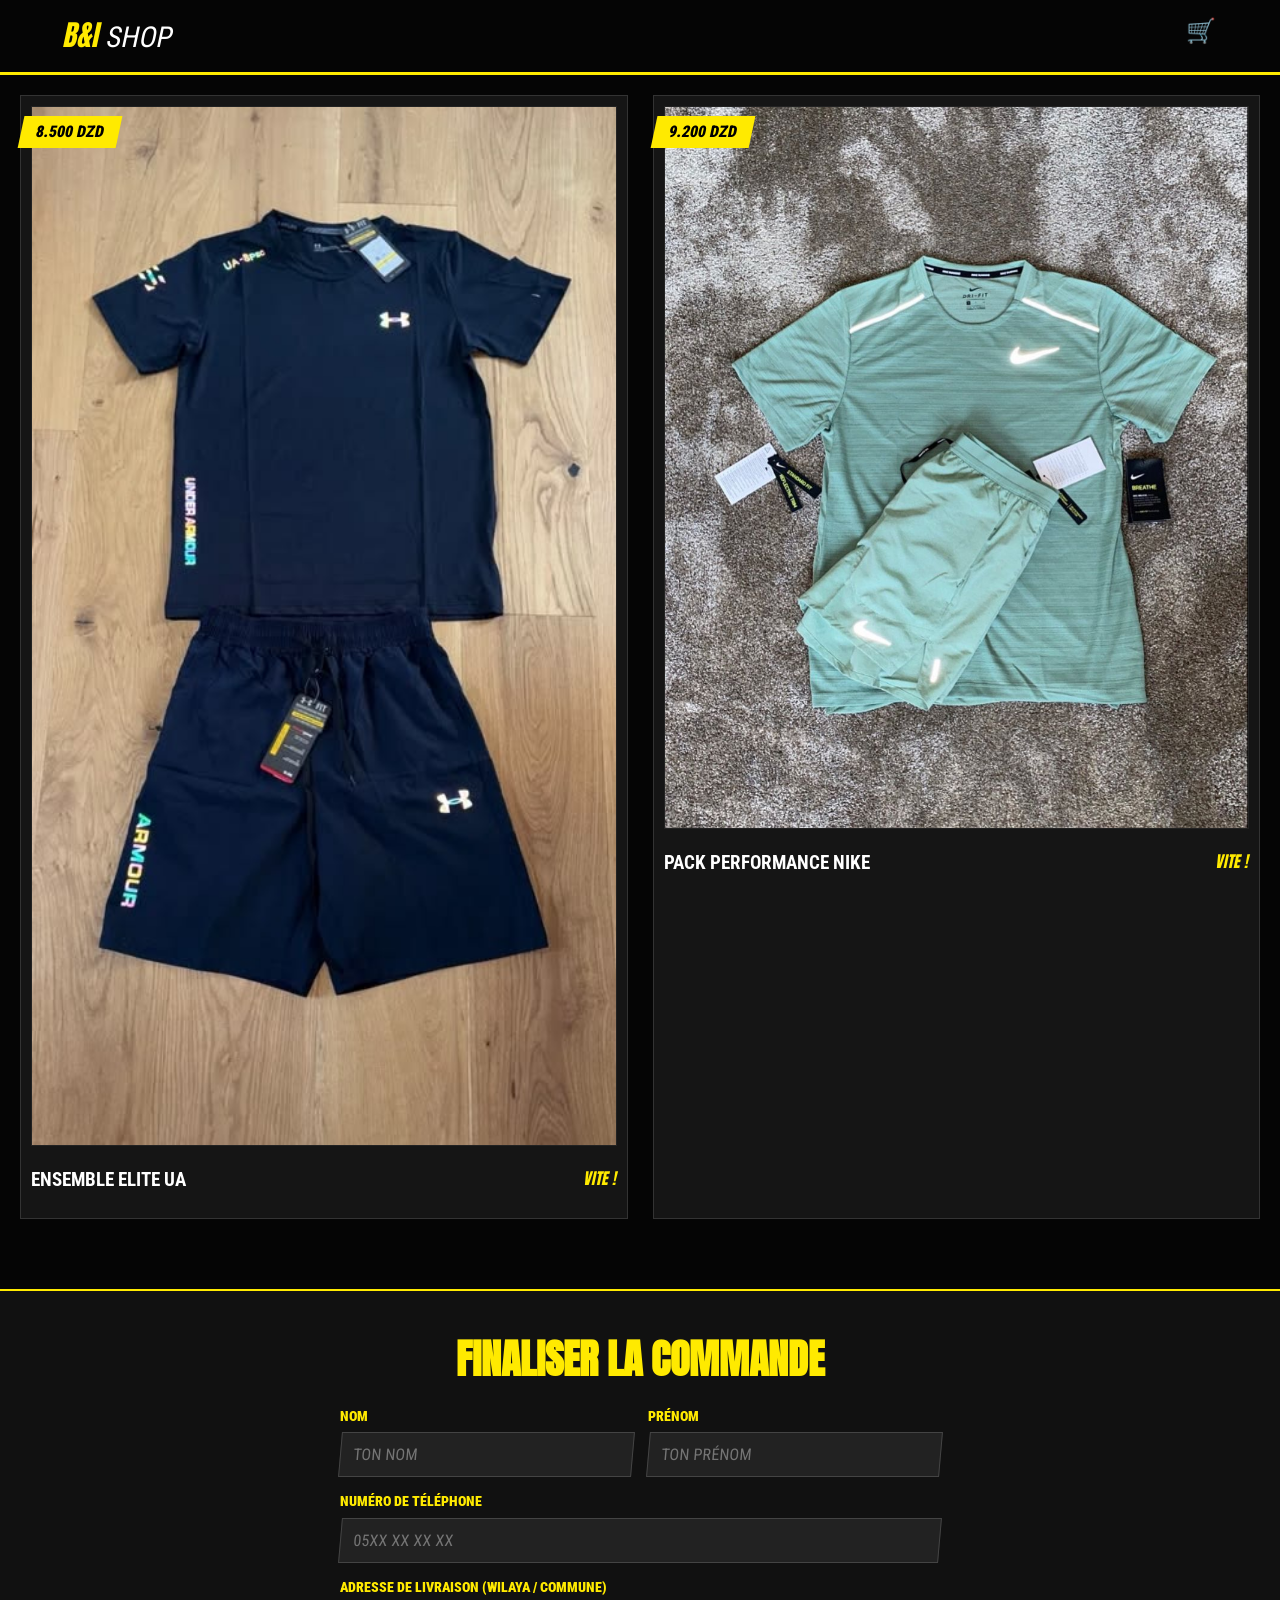
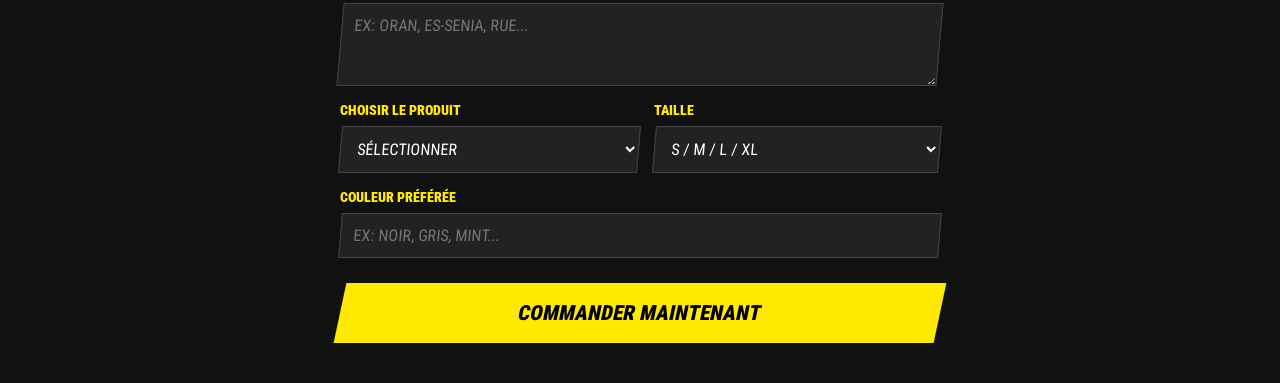
<file: index.html>
<!DOCTYPE html>
<html lang="fr">
<head>
    <meta charset="UTF-8">
    <meta name="viewport" content="width=device-width, initial-scale=1.0">
    <title>B&I SHOP | ELITE MOBILE</title>
    <link href="https://fonts.googleapis.com/css2?family=Anton&family=Roboto+Condensed:wght@700;900&display=swap" rel="stylesheet">
    <style>
        :root {
            --yellow: #FFEA00;
            --black: #050505;
            --gray: #151515;
            --skew: skewX(-12deg);
        }

        * { margin: 0; padding: 0; box-sizing: border-box; text-transform: uppercase; font-family: 'Roboto Condensed', sans-serif; }
        body { background: var(--black); color: white; line-height: 1.4; }

        /* --- RESPONSIVE HEADER --- */
        nav {
            display: flex; 
            justify-content: space-between; 
            padding: 15px 5%; 
            background: var(--black);
            border-bottom: 3px solid var(--yellow);
            position: sticky; top: 0; z-index: 100;
        }
        .logo { font-family: 'Anton'; color: var(--yellow); font-size: 1.8rem; transform: var(--skew); }

        /* --- PRODUCT GRID (ADAPTÉ MOBILE) --- */
        .container { padding: 20px; }
        .grid { 
            display: grid; 
            grid-template-columns: repeat(auto-fit, minmax(300px, 1fr)); 
            gap: 25px; 
        }
        @media (max-width: 480px) { .grid { grid-template-columns: 1fr; } }

        .card { 
            background: var(--gray); 
            padding: 10px; 
            border: 1px solid #333; 
            position: relative;
        }
        .card img { width: 100%; height: auto; border: 1px solid #222; }
        .price { 
            position: absolute; top: 20px; left: 0; 
            background: var(--yellow); color: black; 
            padding: 5px 15px; font-weight: 900; transform: var(--skew);
        }

        /* --- FORMULAIRE DE COMMANDE ULTRA DESIGN --- */
        .order-section {
            background: #111;
            padding: 40px 5%;
            margin-top: 50px;
            border-top: 2px solid var(--yellow);
        }
        .order-section h2 { font-family: 'Anton'; font-size: 2.5rem; color: var(--yellow); margin-bottom: 20px; text-align: center; }

        form {
            max-width: 600px;
            margin: 0 auto;
            display: flex;
            flex-direction: column;
            gap: 15px;
        }

        .form-group { display: flex; flex-direction: column; gap: 5px; }
        label { font-weight: 900; color: var(--yellow); font-size: 0.9rem; }
        
        input, select, textarea {
            background: #222;
            border: 1px solid #444;
            padding: 12px;
            color: white;
            font-size: 1rem;
            transform: skewX(-5deg);
        }
        input:focus, select:focus { border-color: var(--yellow); outline: none; }

        .row { display: grid; grid-template-columns: 1fr 1fr; gap: 15px; }
        @media (max-width: 480px) { .row { grid-template-columns: 1fr; } }

        .submit-btn {
            background: var(--yellow);
            color: black;
            border: none;
            padding: 18px;
            font-weight: 900;
            font-size: 1.3rem;
            cursor: pointer;
            margin-top: 10px;
            transform: var(--skew);
            transition: 0.3s;
        }
        .submit-btn:hover { background: white; transform: var(--skew) scale(1.02); }

    </style>
</head>
<body>

    <nav>
        <div class="logo">B&I <span style="color:white">SHOP</span></div>
        <div style="color:var(--yellow); font-size: 1.5rem;">🛒</div>
    </nav>

    <div class="container">
        <div class="grid">
            <div class="card">
                <div class="price">8.500 DZD</div>
                <img src="de6ef8055e20d33d009b73e7ec6909e4.jpg" alt="Set 1">
                <div style="display:flex; justify-content: space-between; padding: 15px 0;">
                    <h3>Ensemble Elite UA</h3>
                    <a href="#commander" class="logo" style="font-size: 1rem; text-decoration: none;">VITE !</a>
                </div>
            </div>
            <div class="card">
                <div class="price">9.200 DZD</div>
                <img src="e22a01918853732105e1ba25221f100e.jpg" alt="Set 2">
                <div style="display:flex; justify-content: space-between; padding: 15px 0;">
                    <h3>Pack Performance Nike</h3>
                    <a href="#commander" class="logo" style="font-size: 1rem; text-decoration: none;">VITE !</a>
                </div>
            </div>
        </div>
    </div>

    <!-- PAGE DE COMMANDE -->
    <section class="order-section" id="commander">
        <h2>FINALISER LA COMMANDE</h2>
        <form>
            <div class="row">
                <div class="form-group">
                    <label>Nom</label>
                    <input type="text" placeholder="Ton nom" required>
                </div>
                <div class="form-group">
                    <label>Prénom</label>
                    <input type="text" placeholder="Ton prénom" required>
                </div>
            </div>

            <div class="form-group">
                <label>Numéro de téléphone</label>
                <input type="tel" placeholder="05XX XX XX XX" required>
            </div>

            <div class="form-group">
                <label>Adresse de livraison (Wilaya / Commune)</label>
                <textarea rows="3" placeholder="Ex: Oran, Es-Senia, Rue..." required></textarea>
            </div>

            <div class="row">
                <div class="form-group">
                    <label>Choisir le produit</label>
                    <select required>
                        <option value="">Sélectionner</option>
                        <option>Ensemble Elite UA - 8.500 DZD</option>
                        <option>Pack Performance Nike - 9.200 DZD</option>
                    </select>
                </div>
                <div class="form-group">
                    <label>Taille</label>
                    <select required>
                        <option value="">S / M / L / XL</option>
                        <option>S</option>
                        <option>M</option>
                        <option>L</option>
                        <option>XL</option>
                    </select>
                </div>
            </div>

            <div class="form-group">
                <label>Couleur préférée</label>
                <input type="text" placeholder="Ex: Noir, Gris, Mint...">
            </div>

            <button type="submit" class="submit-btn">COMMANDER MAINTENANT</button>
        </form>
    </section>

</body>
</html>
</file>
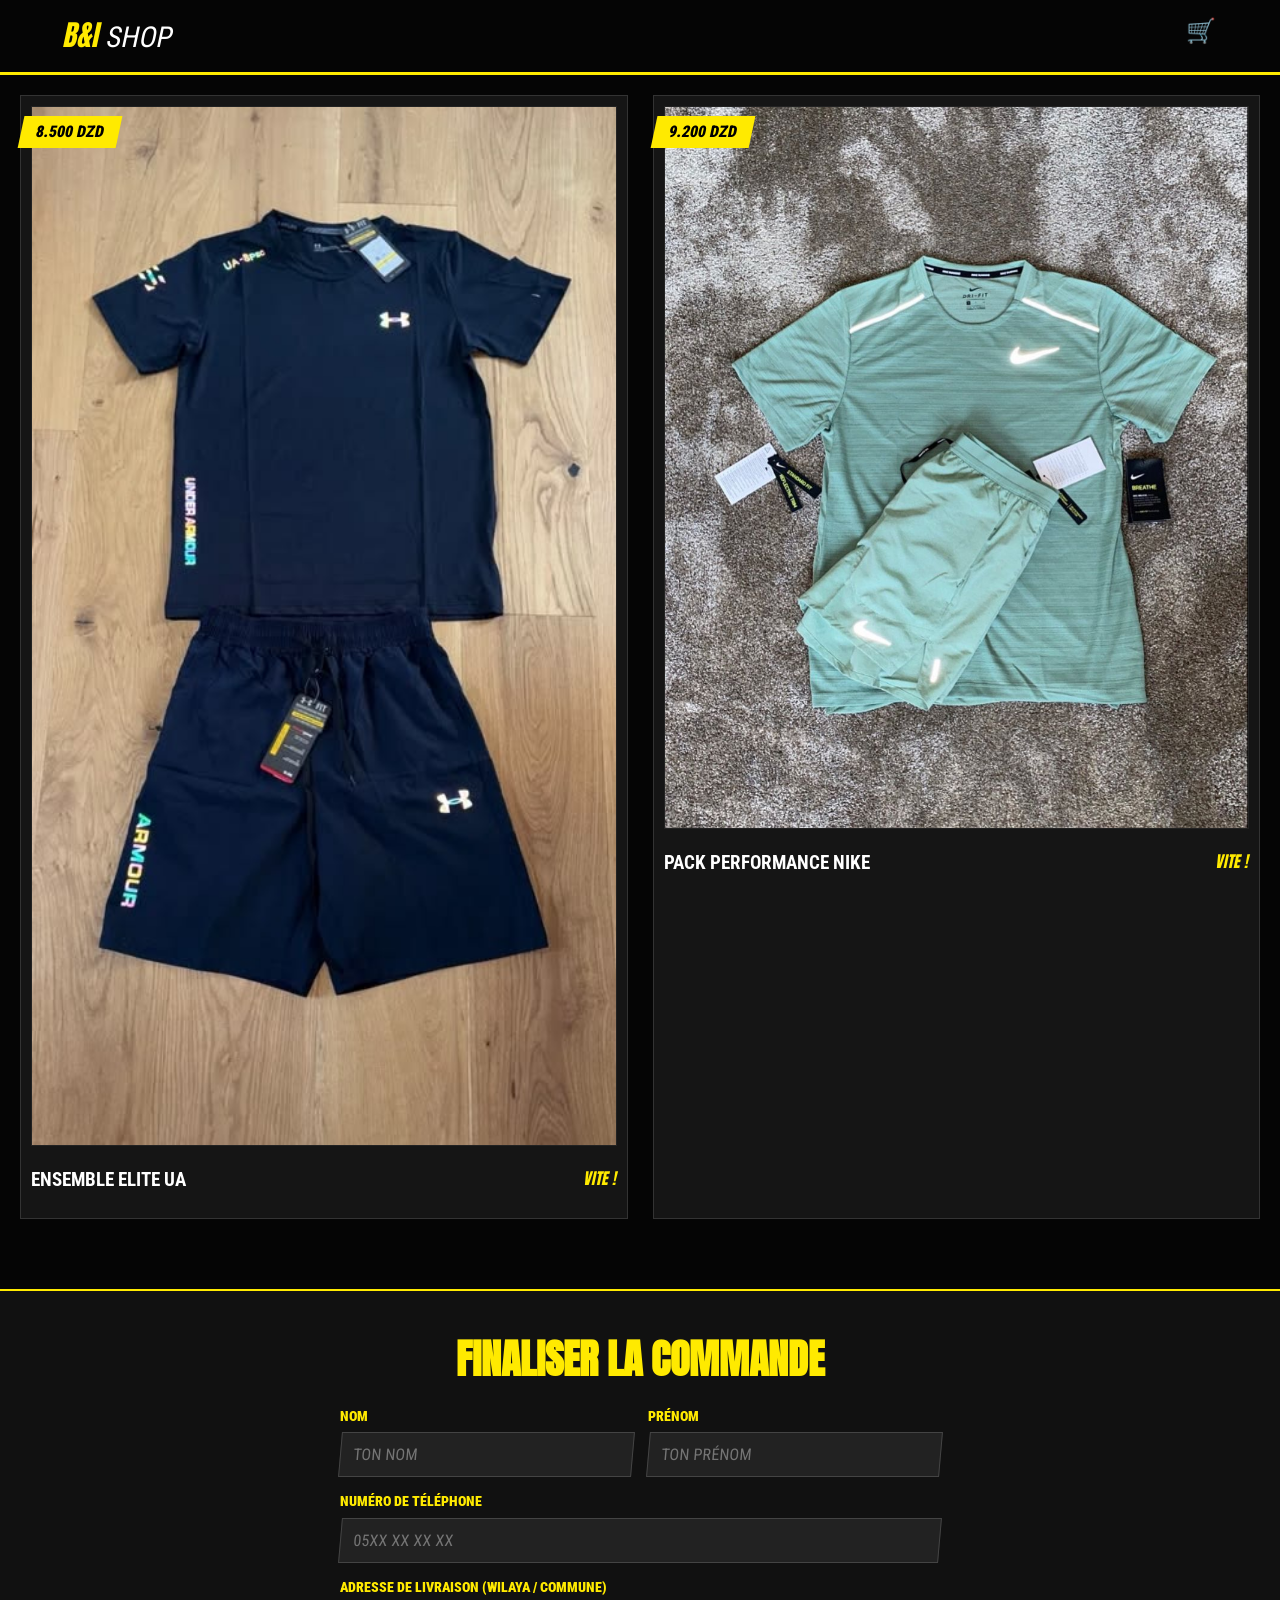
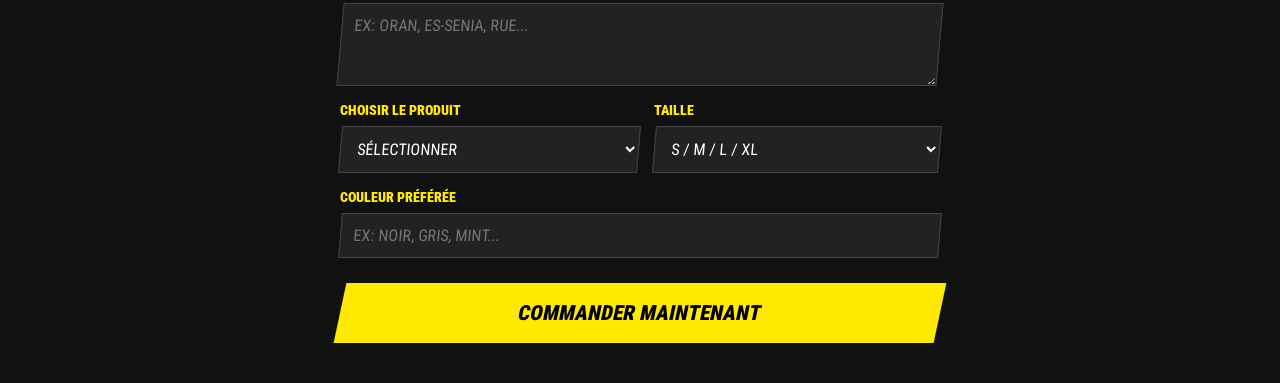
<file: projet_B&I.html>
<!DOCTYPE html>
<html lang="fr">
<head>
    <meta charset="UTF-8">
    <meta name="viewport" content="width=device-width, initial-scale=1.0">
    <title>B&I SHOP | ELITE MOBILE</title>
    <link href="https://fonts.googleapis.com/css2?family=Anton&family=Roboto+Condensed:wght@700;900&display=swap" rel="stylesheet">
    <style>
        :root {
            --yellow: #FFEA00;
            --black: #050505;
            --gray: #151515;
            --skew: skewX(-12deg);
        }

        * { margin: 0; padding: 0; box-sizing: border-box; text-transform: uppercase; font-family: 'Roboto Condensed', sans-serif; }
        body { background: var(--black); color: white; line-height: 1.4; }

        /* --- RESPONSIVE HEADER --- */
        nav {
            display: flex; 
            justify-content: space-between; 
            padding: 15px 5%; 
            background: var(--black);
            border-bottom: 3px solid var(--yellow);
            position: sticky; top: 0; z-index: 100;
        }
        .logo { font-family: 'Anton'; color: var(--yellow); font-size: 1.8rem; transform: var(--skew); }

        /* --- PRODUCT GRID (ADAPTÉ MOBILE) --- */
        .container { padding: 20px; }
        .grid { 
            display: grid; 
            grid-template-columns: repeat(auto-fit, minmax(300px, 1fr)); 
            gap: 25px; 
        }
        @media (max-width: 480px) { .grid { grid-template-columns: 1fr; } }

        .card { 
            background: var(--gray); 
            padding: 10px; 
            border: 1px solid #333; 
            position: relative;
        }
        .card img { width: 100%; height: auto; border: 1px solid #222; }
        .price { 
            position: absolute; top: 20px; left: 0; 
            background: var(--yellow); color: black; 
            padding: 5px 15px; font-weight: 900; transform: var(--skew);
        }

        /* --- FORMULAIRE DE COMMANDE ULTRA DESIGN --- */
        .order-section {
            background: #111;
            padding: 40px 5%;
            margin-top: 50px;
            border-top: 2px solid var(--yellow);
        }
        .order-section h2 { font-family: 'Anton'; font-size: 2.5rem; color: var(--yellow); margin-bottom: 20px; text-align: center; }

        form {
            max-width: 600px;
            margin: 0 auto;
            display: flex;
            flex-direction: column;
            gap: 15px;
        }

        .form-group { display: flex; flex-direction: column; gap: 5px; }
        label { font-weight: 900; color: var(--yellow); font-size: 0.9rem; }
        
        input, select, textarea {
            background: #222;
            border: 1px solid #444;
            padding: 12px;
            color: white;
            font-size: 1rem;
            transform: skewX(-5deg);
        }
        input:focus, select:focus { border-color: var(--yellow); outline: none; }

        .row { display: grid; grid-template-columns: 1fr 1fr; gap: 15px; }
        @media (max-width: 480px) { .row { grid-template-columns: 1fr; } }

        .submit-btn {
            background: var(--yellow);
            color: black;
            border: none;
            padding: 18px;
            font-weight: 900;
            font-size: 1.3rem;
            cursor: pointer;
            margin-top: 10px;
            transform: var(--skew);
            transition: 0.3s;
        }
        .submit-btn:hover { background: white; transform: var(--skew) scale(1.02); }

    </style>
</head>
<body>

    <nav>
        <div class="logo">B&I <span style="color:white">SHOP</span></div>
        <div style="color:var(--yellow); font-size: 1.5rem;">🛒</div>
    </nav>

    <div class="container">
        <div class="grid">
            <div class="card">
                <div class="price">8.500 DZD</div>
                <img src="de6ef8055e20d33d009b73e7ec6909e4.jpg" alt="Set 1">
                <div style="display:flex; justify-content: space-between; padding: 15px 0;">
                    <h3>Ensemble Elite UA</h3>
                    <a href="#commander" class="logo" style="font-size: 1rem; text-decoration: none;">VITE !</a>
                </div>
            </div>
            <div class="card">
                <div class="price">9.200 DZD</div>
                <img src="e22a01918853732105e1ba25221f100e.jpg" alt="Set 2">
                <div style="display:flex; justify-content: space-between; padding: 15px 0;">
                    <h3>Pack Performance Nike</h3>
                    <a href="#commander" class="logo" style="font-size: 1rem; text-decoration: none;">VITE !</a>
                </div>
            </div>
        </div>
    </div>

    <!-- PAGE DE COMMANDE -->
    <section class="order-section" id="commander">
        <h2>FINALISER LA COMMANDE</h2>
        <form>
            <div class="row">
                <div class="form-group">
                    <label>Nom</label>
                    <input type="text" placeholder="Ton nom" required>
                </div>
                <div class="form-group">
                    <label>Prénom</label>
                    <input type="text" placeholder="Ton prénom" required>
                </div>
            </div>

            <div class="form-group">
                <label>Numéro de téléphone</label>
                <input type="tel" placeholder="05XX XX XX XX" required>
            </div>

            <div class="form-group">
                <label>Adresse de livraison (Wilaya / Commune)</label>
                <textarea rows="3" placeholder="Ex: Oran, Es-Senia, Rue..." required></textarea>
            </div>

            <div class="row">
                <div class="form-group">
                    <label>Choisir le produit</label>
                    <select required>
                        <option value="">Sélectionner</option>
                        <option>Ensemble Elite UA - 8.500 DZD</option>
                        <option>Pack Performance Nike - 9.200 DZD</option>
                    </select>
                </div>
                <div class="form-group">
                    <label>Taille</label>
                    <select required>
                        <option value="">S / M / L / XL</option>
                        <option>S</option>
                        <option>M</option>
                        <option>L</option>
                        <option>XL</option>
                    </select>
                </div>
            </div>

            <div class="form-group">
                <label>Couleur préférée</label>
                <input type="text" placeholder="Ex: Noir, Gris, Mint...">
            </div>

            <button type="submit" class="submit-btn">COMMANDER MAINTENANT</button>
        </form>
    </section>

</body>
</html>
</file>
